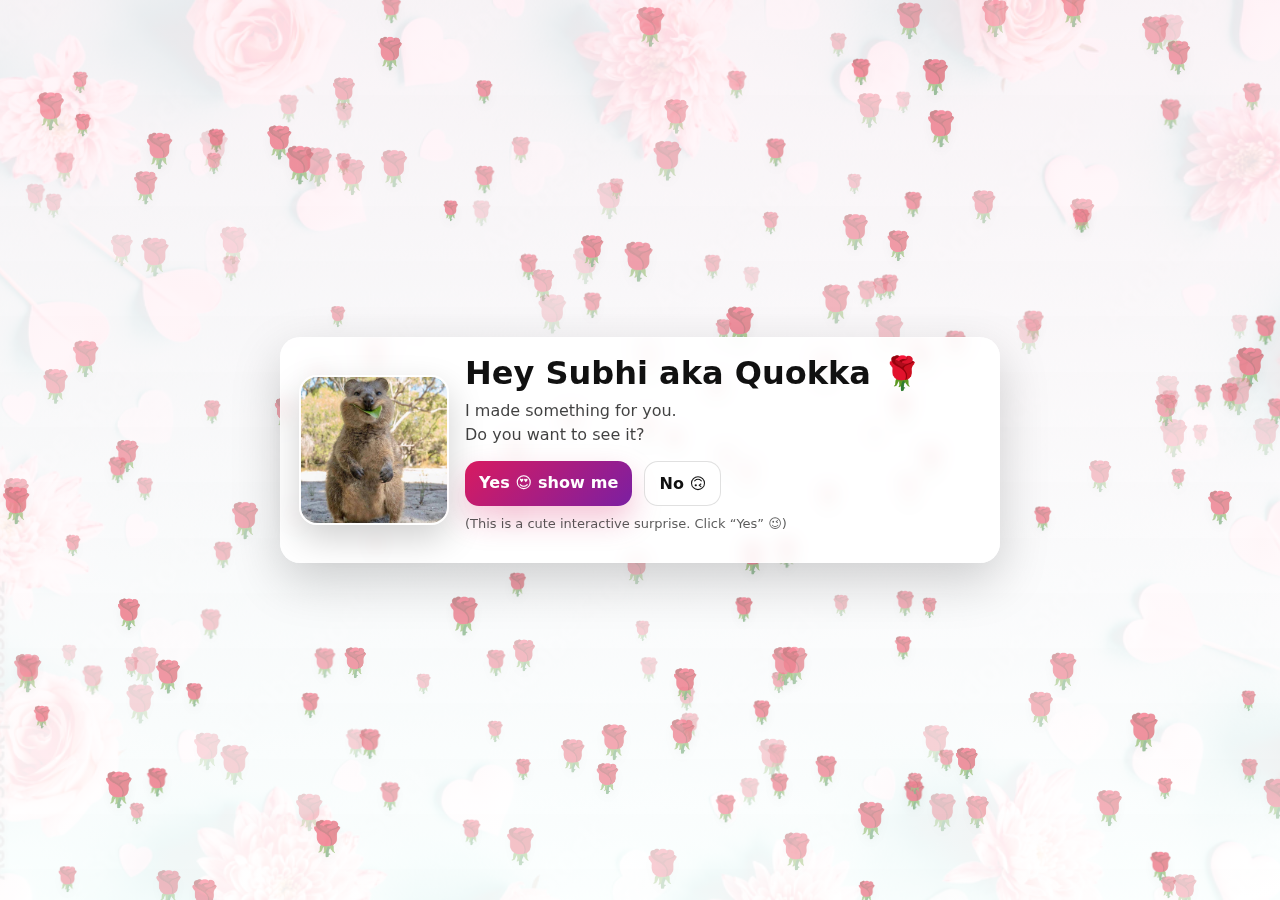
<file: index.html>
<!doctype html>
<html lang="en">
<head>
  <meta charset="utf-8"/>
  <meta name="viewport" content="width=device-width,initial-scale=1"/>
  <title>For You 🌹</title>
  <link rel="stylesheet" href="styles.css"/>
</head>
<body>
  <div id="rose-wall" aria-hidden="true"></div>

  <div class="entry-wrap">
    <div class="card entry-card">
      <img id="me-photo" class="portrait" src="assets/photos/me.jpg" alt="A cute photo of me (replace later)"/>
      <div>
        <h1 class="h1">Hey <span data-gf-name>my love</span> 🌹</h1>
        <p class="lead">
          I made something for you.
          <br/>
          Do you want to see it?
        </p>

        <div class="btnrow">
          <a class="btn btn-primary" href="gift.html">Yes 😍 show me</a>
          <a class="btn btn-ghost" href="no.html">No 🙃</a>
        </div>

        <p class="small" style="margin-top:10px;">
          (This is a cute interactive surprise. Click “Yes” 😉)
        </p>
      </div>
    </div>
  </div>

  <script src="content.js"></script>
  <script src="shared.js"></script>
  <script src="entry.js"></script>
</body>
</html>
</file>
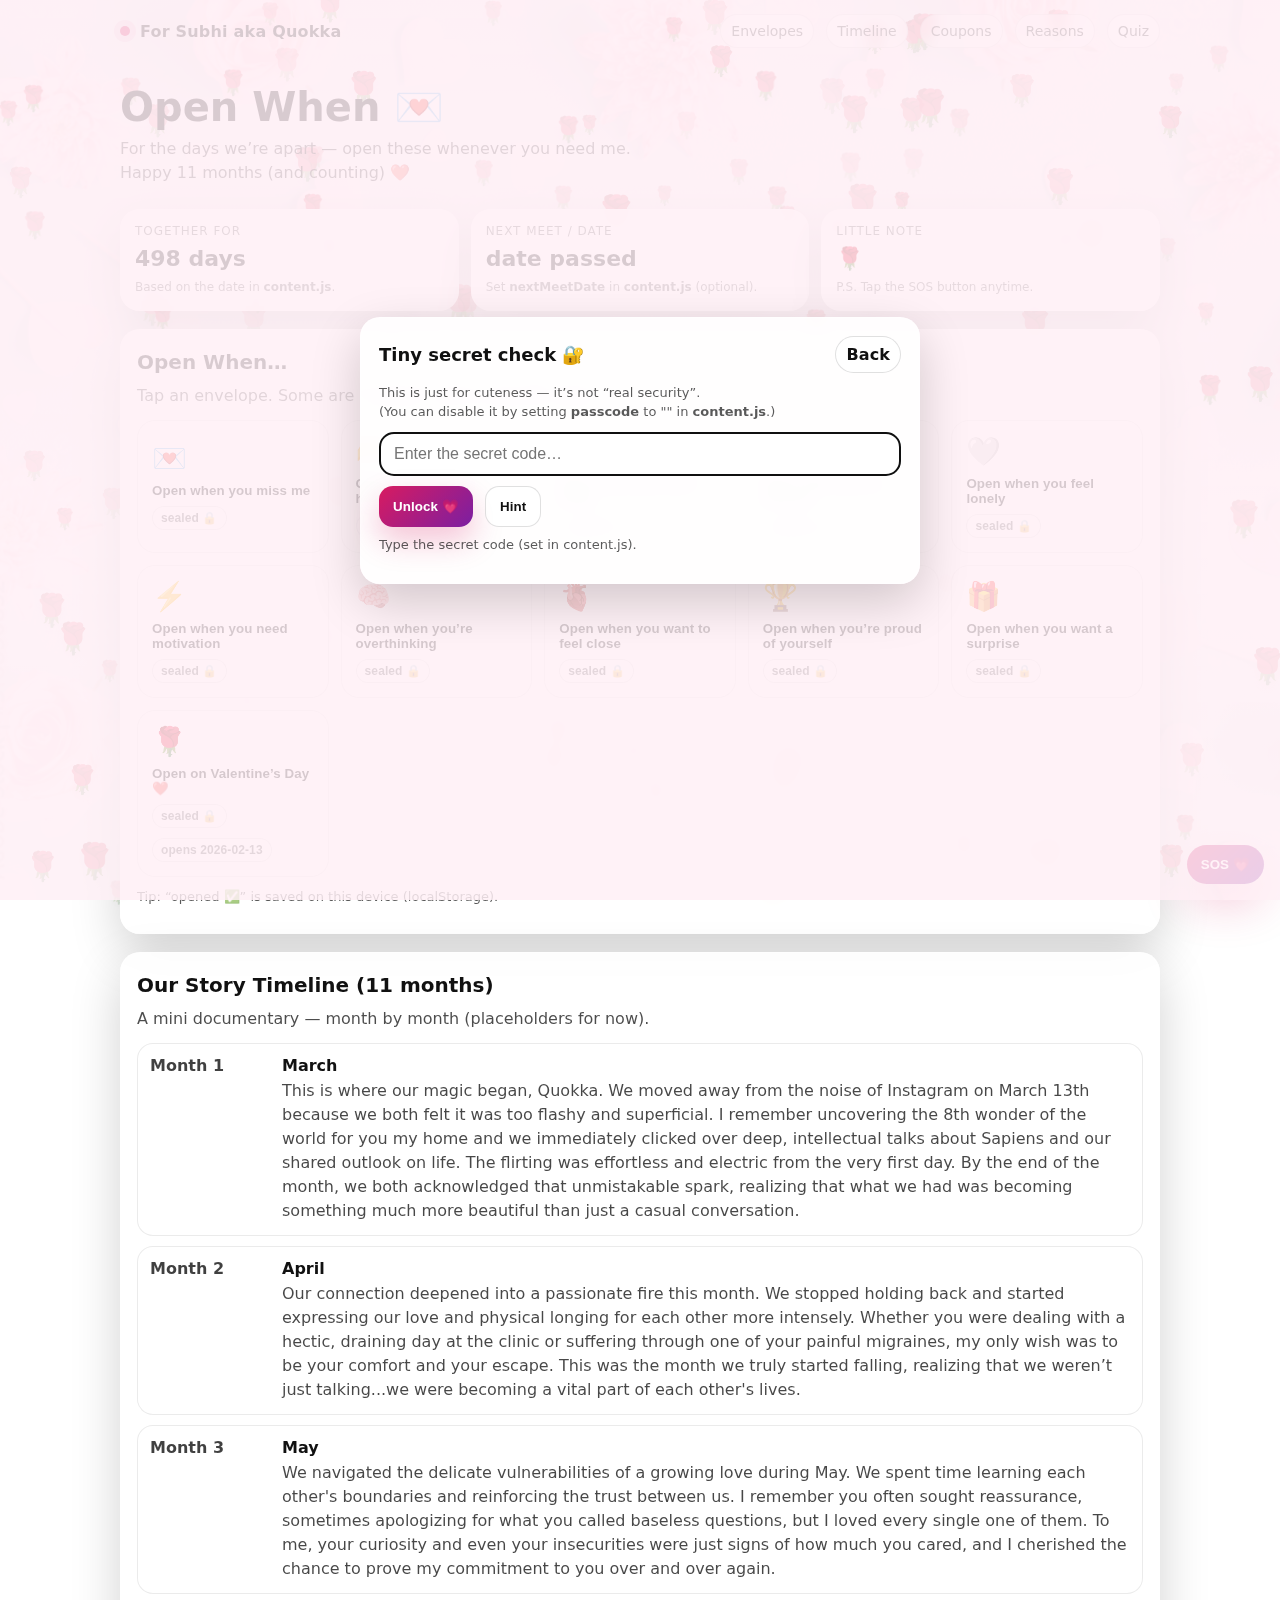
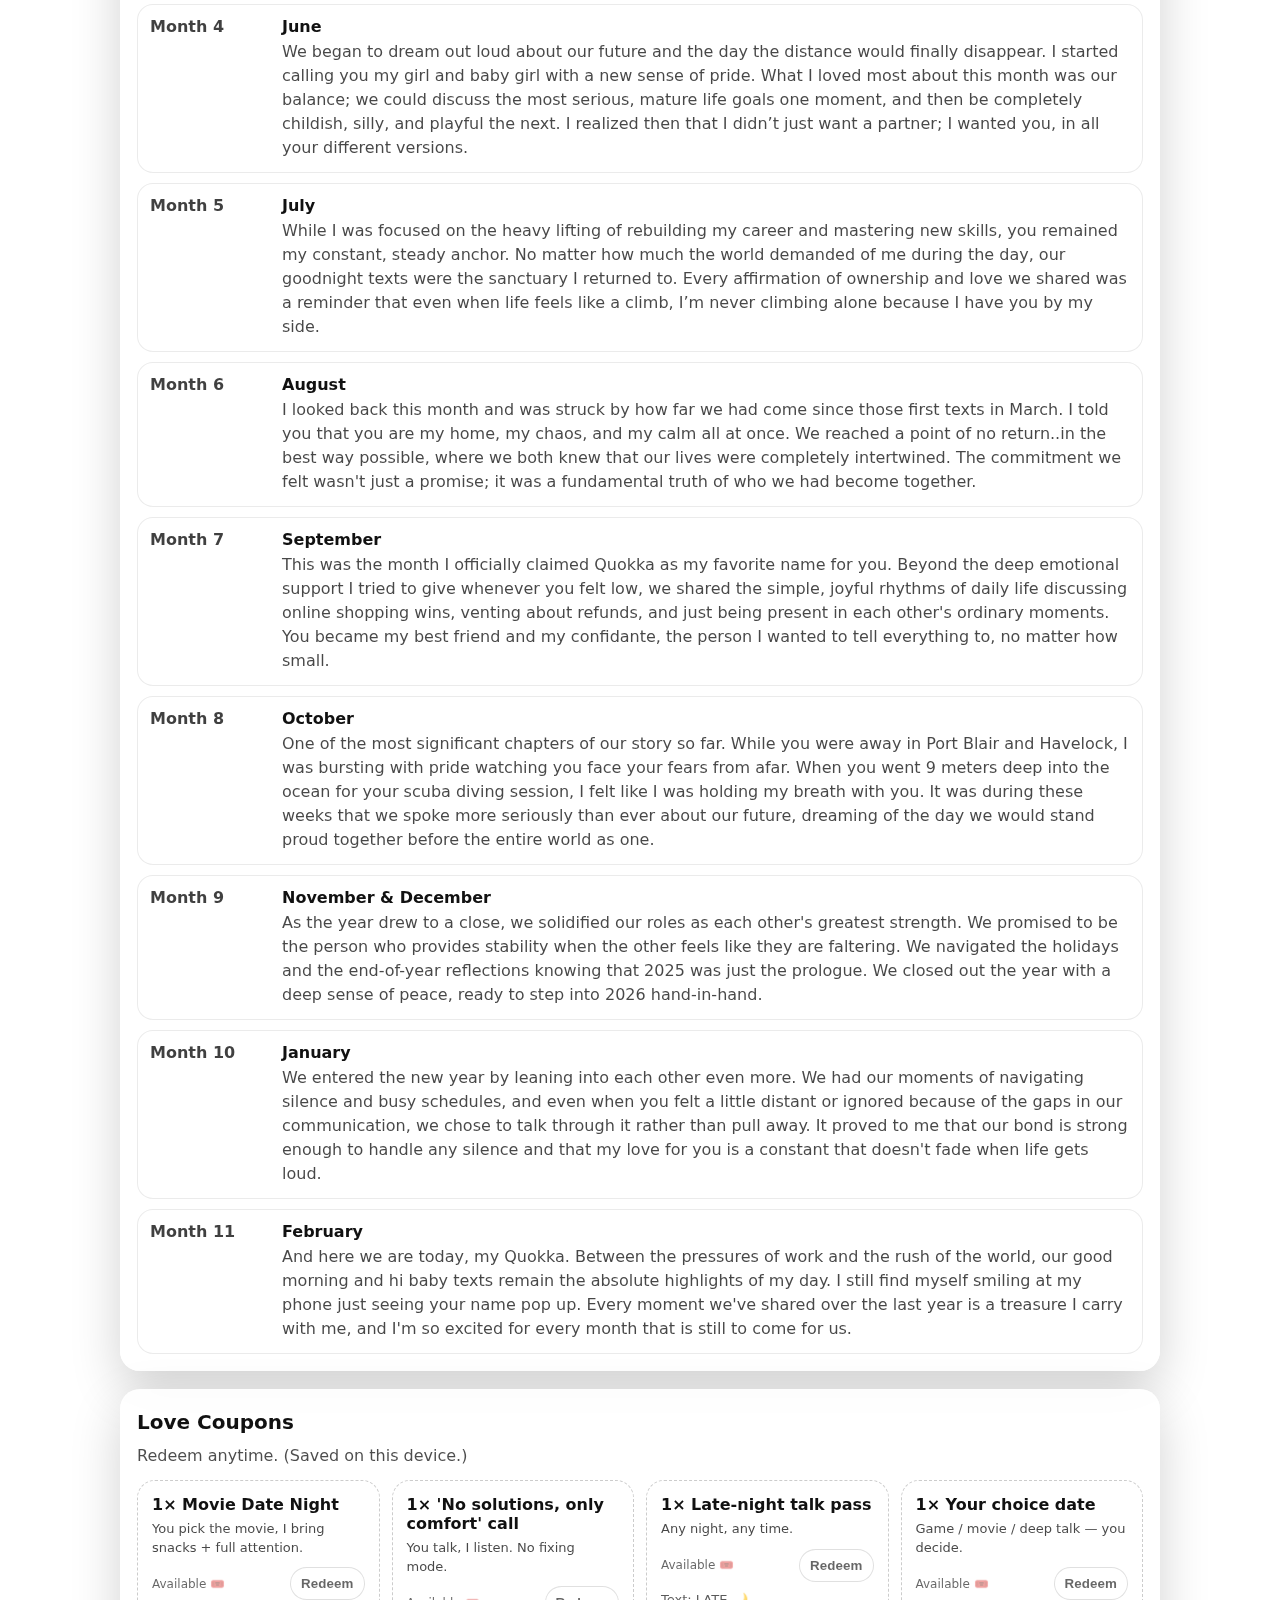
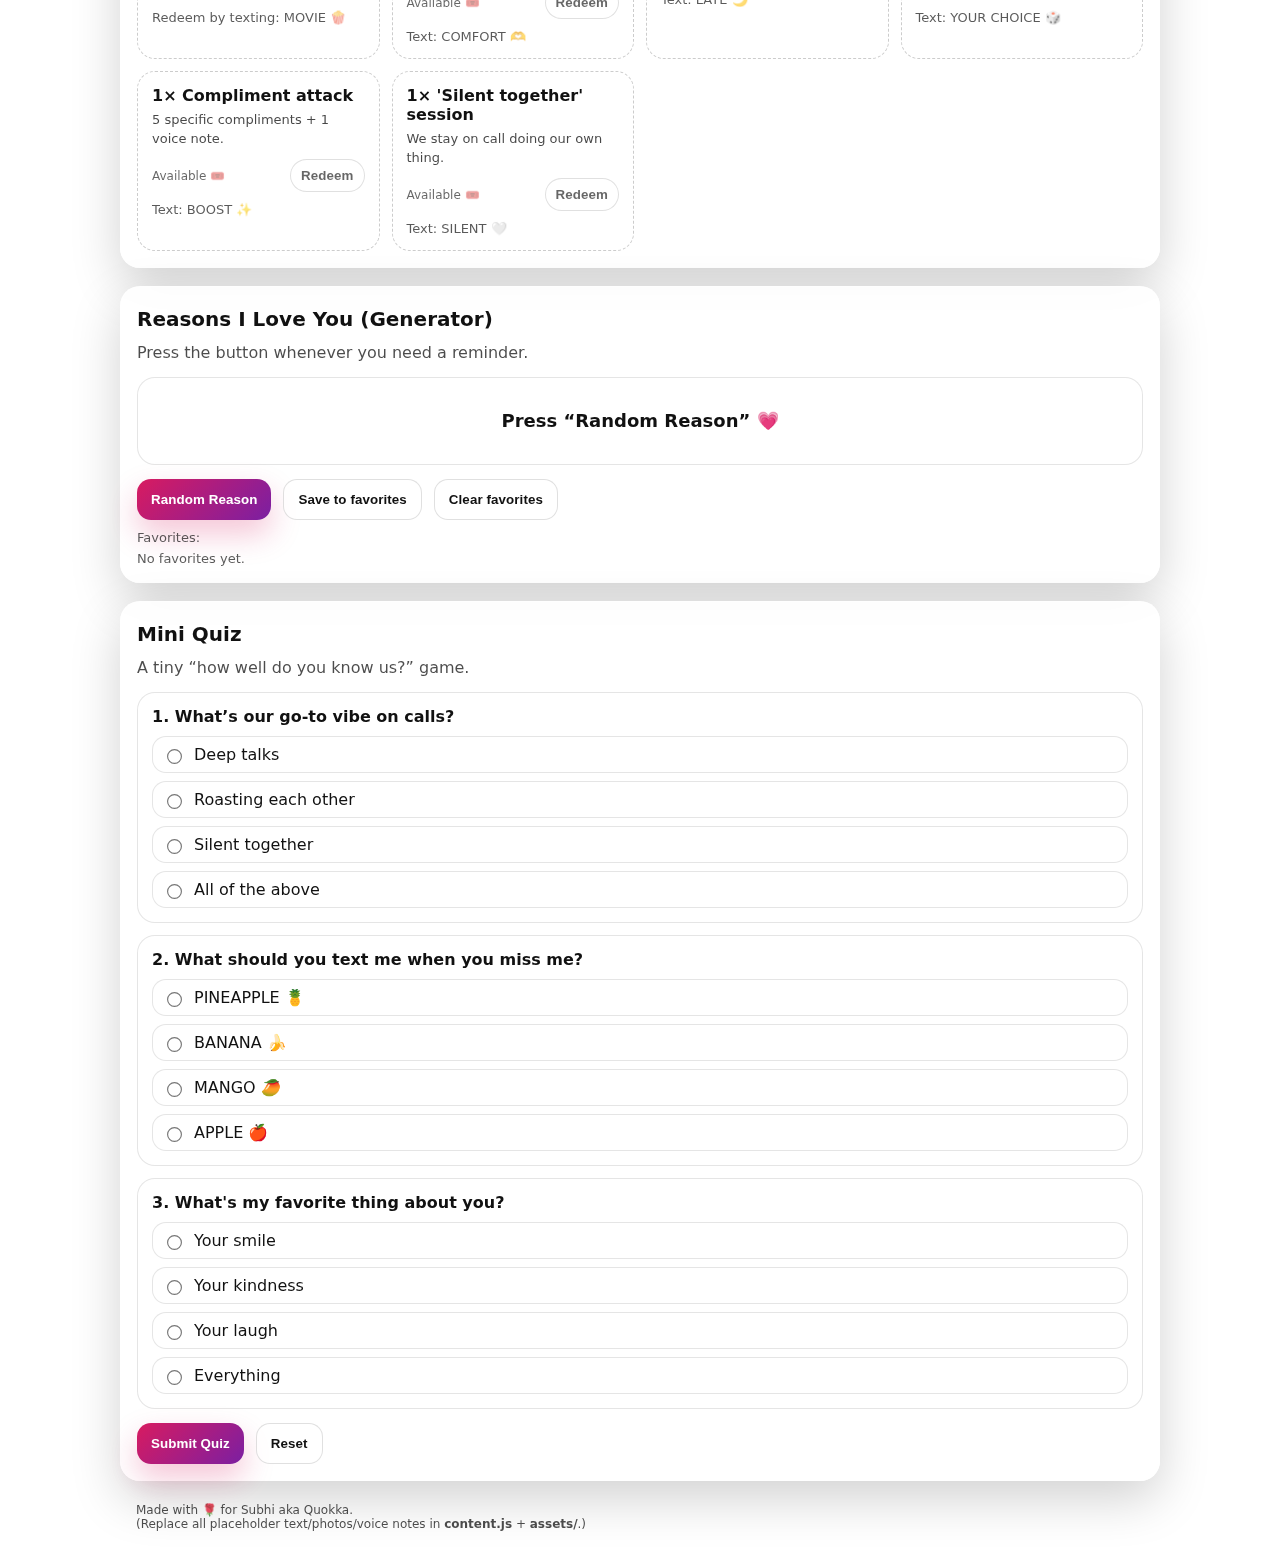
<file: gift.html>
<!doctype html>
<html lang="en">
<head>
  <meta charset="utf-8"/>
  <meta name="viewport" content="width=device-width,initial-scale=1"/>
  <title>Open When 💌</title>
  <link rel="stylesheet" href="styles.css"/>
</head>
<body>
  <div id="rose-wall" aria-hidden="true"></div>

  <!-- Passcode overlay (optional) -->
  <div id="lock" class="lock hidden">
    <div class="card">
      <div style="display:flex;align-items:center;justify-content:space-between;gap:12px;flex-wrap:wrap;">
        <div style="font-weight:900;font-size:18px;">Tiny secret check 🔐</div>
        <a class="btn btn-ghost" href="index.html" style="padding:8px 10px;border-radius:999px;">Back</a>
      </div>
      <p class="small" style="margin:10px 0 0; line-height:1.5;">
        This is just for cuteness — it’s not “real security”.
        <br/>
        (You can disable it by setting <b>passcode</b> to "" in <b>content.js</b>.)
      </p>
      <input id="passInput" placeholder="Enter the secret code…" />
      <div class="btnrow" style="margin-top:10px;">
        <button id="unlockBtn" class="btn btn-primary">Unlock 💗</button>
        <button id="hintBtn" class="btn btn-ghost">Hint</button>
      </div>
      <p id="lockMsg" class="small" style="margin-top:10px;"></p>
    </div>
  </div>

  <div class="container">
    <div class="topnav">
      <div class="brand"><span class="dot"></span><span>For <span id="gfNameTop">you</span></span></div>
      <div class="navlinks">
        <a href="#envelopes">Envelopes</a>
        <a href="#timeline">Timeline</a>
       
       
        <a href="#coupons">Coupons</a>
        <a href="#reasons">Reasons</a>
        <a href="#quiz">Quiz</a>
      </div>
    </div>

    <div class="hero">
      <h1>Open When 💌</h1>
      <p>
        For the days we’re apart — open these whenever you need me.
        <br/>
        Happy 11 months (and counting) ❤️
      </p>
    </div>

    <div class="stats">
      <div class="card stat">
        <div class="label">Together for</div>
        <div class="value" id="daysTogether">—</div>
        <div class="hint">Based on the date in <b>content.js</b>.</div>
      </div>
      <div class="card stat">
        <div class="label">Next meet / date</div>
        <div class="value" id="nextMeet">—</div>
        <div class="hint">Set <b>nextMeetDate</b> in <b>content.js</b> (optional).</div>
      </div>
      <div class="card stat">
        <div class="label">Little note</div>
        <div class="value" id="littleNote">🌹</div>
        <div class="hint">P.S. Tap the SOS button anytime.</div>
      </div>
    </div>

    <section id="envelopes" class="card section">
      <h2>Open When…</h2>
      <p class="sub">Tap an envelope. Some are “sealed” until a specific date.</p>
      <div id="grid" class="grid"></div>
      <p class="small" style="margin-top:12px;">
        Tip: “opened ✅” is saved on this device (localStorage).
      </p>
    </section>

    <section id="timeline" class="card section">
      <h2>Our Story Timeline (11 months)</h2>
      <p class="sub">A mini documentary — month by month (placeholders for now).</p>
      <div id="timelineList" class="timeline"></div>
    </section>

    

    <section id="coupons" class="card section">
      <h2>Love Coupons</h2>
      <p class="sub">Redeem anytime. (Saved on this device.)</p>
      <div id="couponGrid" class="coupons"></div>
    </section>

    <section id="reasons" class="card section">
      <h2>Reasons I Love You (Generator)</h2>
      <p class="sub">Press the button whenever you need a reminder.</p>
      <div id="reasonBox" class="reason-box">Press “Random Reason” 💗</div>
      <div class="btnrow">
        <button id="reasonBtn" class="btn btn-primary">Random Reason</button>
        <button id="saveReasonBtn" class="btn btn-ghost">Save to favorites</button>
        <button id="clearFavsBtn" class="btn btn-ghost">Clear favorites</button>
      </div>
      <div style="margin-top:10px;">
        <div class="small" style="margin-bottom:6px;">Favorites:</div>
        <div id="favList" class="favs"></div>
      </div>
    </section>

    <section id="quiz" class="card section">
      <h2>Mini Quiz</h2>
      <p class="sub">A tiny “how well do you know us?” game.</p>
      <div id="quizWrap" class="quiz"></div>
      <div class="btnrow">
        <button id="submitQuizBtn" class="btn btn-primary">Submit Quiz</button>
        <button id="resetQuizBtn" class="btn btn-ghost">Reset</button>
      </div>
      <div id="quizResult" class="result hidden" style="margin-top:12px;"></div>
    </section>

    <div class="footer container">
      Made with 🌹 for <span id="gfNameFoot">you</span>.
      <br/>
      (Replace all placeholder text/photos/voice notes in <b>content.js</b> + <b>assets/</b>.)
    </div>
  </div>

  <!-- Envelope / gallery modal -->
  <div id="modal" class="modal hidden" role="dialog" aria-modal="true" aria-label="Envelope">
    <div class="modal-card">
      <button id="closeBtn" class="close" aria-label="Close">×</button>
      <h3 id="mTitle">—</h3>
      <div id="mBody" class="body"></div>

      <div id="specialArea"></div>

      <div class="media">
        <img id="mPhoto" class="hidden" alt="Memory photo"/>
        <audio id="mAudio" class="hidden" controls></audio>
      </div>

      <div class="actions">
        <a id="mAction" class="btn btn-primary hidden" target="_blank" rel="noreferrer">Do this now</a>
        <button id="markUnopenedBtn" class="btn btn-ghost hidden">Mark unopened</button>
      </div>

      <p id="mMeta" class="small" style="margin-top:10px;"></p>
    </div>
  </div>

  <!-- SOS button -->
  <button id="sos" title="Open a comfort message">SOS 💗</button>

  <script src="content.js"></script>
  <script src="shared.js"></script>
  <script src="gift.js"></script>
</body>
</html>
</file>
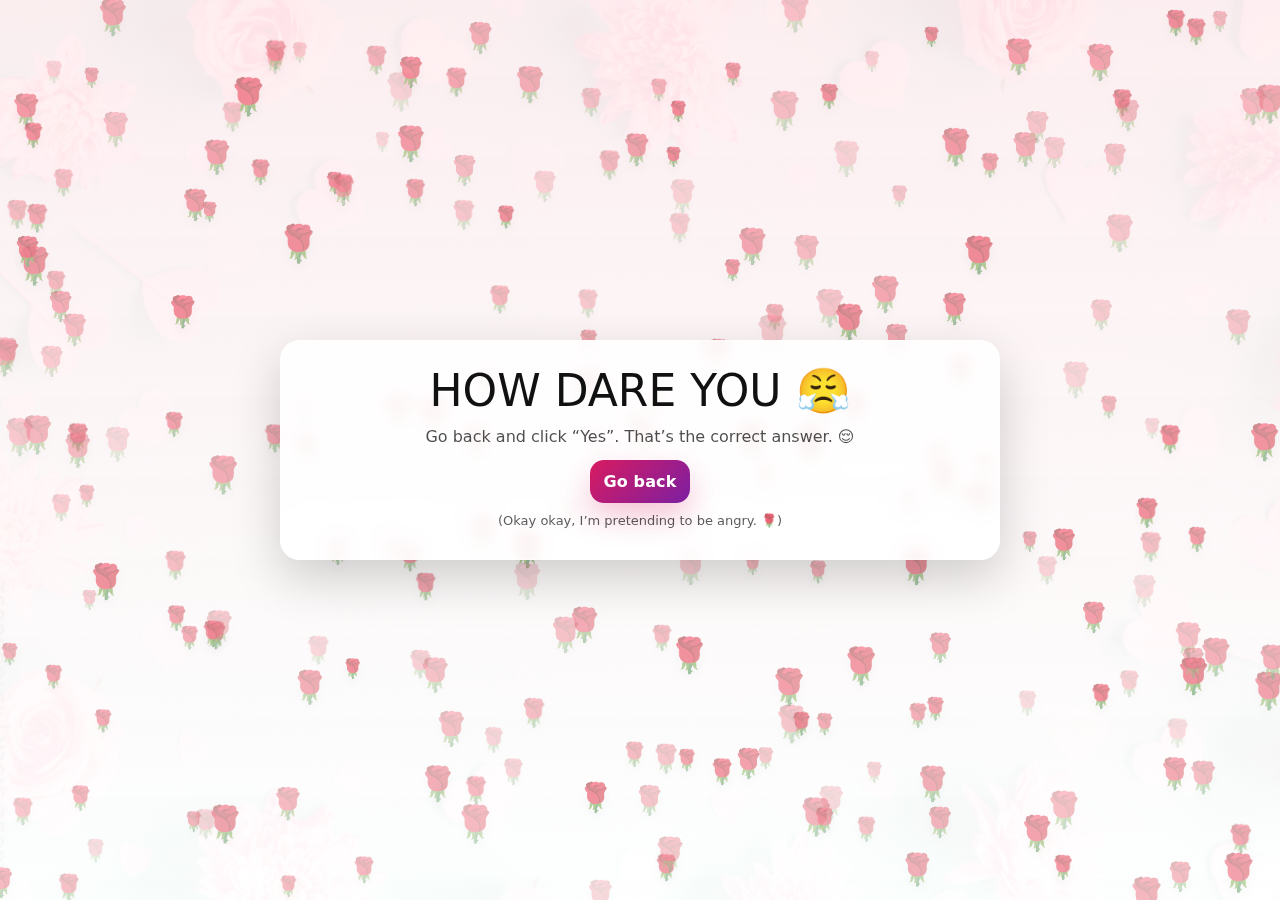
<file: no.html>
<!doctype html>
<html lang="en">
<head>
  <meta charset="utf-8"/>
  <meta name="viewport" content="width=device-width,initial-scale=1"/>
  <title>😤 How dare you</title>
  <link rel="stylesheet" href="styles.css"/>
  <style>
    body::before{ opacity: 0.25; filter: saturate(1.1) contrast(1.08) hue-rotate(-10deg); }
    body::after{ background: linear-gradient(180deg, rgba(255,235,238,0.82), rgba(255,255,255,0.88)); }
  </style>
</head>
<body>
  <div id="rose-wall" aria-hidden="true"></div>

  <div class="entry-wrap">
    <div class="card angry-card">
      <div class="angry-title">HOW DARE YOU 😤</div>
      <p class="angry-sub">Go back and click “Yes”. That’s the correct answer. 😌</p>
      <div class="btnrow" style="justify-content:center;">
        <a class="btn btn-primary" href="index.html">Go back</a>
      </div>
      <p class="small" style="margin-top:10px;">(Okay okay, I’m pretending to be angry. 🌹)</p>
    </div>
  </div>

  <script src="content.js"></script>
  <script src="shared.js"></script>
  <script>
    RoseWall.mount("rose-wall", 240);
    // personalize
    document.querySelectorAll("[data-gf-name]").forEach(s => s.textContent = (window.CONTENT?.girlfriendName || "my love"));
  </script>
</body>
</html>
</file>
<file: styles.css>
:root{
  --card-bg: rgba(255,255,255,0.88);
  --card-border: rgba(255,255,255,0.35);
  --text: #111;
  --muted: rgba(0,0,0,0.65);
  --accent: #d81b60;
  --accent2: #7b1fa2;
  --shadow: 0 18px 50px rgba(0,0,0,0.18);
  --radius: 20px;
  --maxw: 1040px;
}

*{ box-sizing: border-box; }
html,body{ height:100%; }
body{
  margin:0;
  font-family: system-ui,-apple-system,Segoe UI,Roboto,Arial,"Noto Sans",sans-serif;
  color: var(--text);
  background: #fff;
  overflow-x: hidden;
}

/* Background layer: roses image (replaceable) */
body::before{
  content:"";
  position: fixed;
  inset: 0;
  background-image: url("assets/photos/roses-bg.jpg");
  background-size: cover;
  background-position: center;
  filter: saturate(1.05) contrast(1.05);
  opacity: 0.35; /* base softness */
  z-index: -3;
}

/* Soft pink overlay */
body::after{
  content:"";
  position: fixed;
  inset: 0;
  background: linear-gradient(180deg, rgba(255,240,245,0.72), rgba(255,255,255,0.82));
  z-index: -2;
}

/* Rose emoji wall (JS generates emojis here) */
#rose-wall{
  position: fixed;
  inset: 0;
  pointer-events: none;
  z-index: -1;
  opacity: 0.52;
}
.rose{
  position:absolute;
  font-size: 28px;
  transform: translate(-50%,-50%);
  filter: drop-shadow(0 6px 6px rgba(0,0,0,0.08));
  animation: float 6s ease-in-out infinite;
}
@keyframes float{
  0%,100%{ transform: translate(-50%,-50%) rotate(-4deg); }
  50%{ transform: translate(-50%,-54%) rotate(4deg); }
}

@media (prefers-reduced-motion: reduce){
  .rose{ animation:none; }
}

/* Shared layout */
.container{
  width: min(var(--maxw), calc(100% - 32px));
  margin: 0 auto;
}

.topnav{
  display:flex;
  align-items:center;
  justify-content: space-between;
  gap: 12px;
  padding: 14px 0;
}
.brand{
  display:flex;
  align-items:center;
  gap: 10px;
  font-weight: 800;
  letter-spacing: 0.2px;
}
.brand .dot{
  width: 10px;
  height: 10px;
  border-radius: 999px;
  background: var(--accent);
  box-shadow: 0 0 0 6px rgba(216,27,96,0.15);
}

.navlinks{
  display:flex;
  gap: 12px;
  flex-wrap: wrap;
  justify-content: flex-end;
}
.navlinks a{
  text-decoration: none;
  color: rgba(0,0,0,0.75);
  padding: 8px 10px;
  border-radius: 999px;
  border: 1px solid rgba(0,0,0,0.08);
  background: rgba(255,255,255,0.55);
  backdrop-filter: blur(6px);
  font-size: 14px;
}
.navlinks a:hover{
  border-color: rgba(216,27,96,0.35);
  color: rgba(0,0,0,0.9);
}

.card{
  background: var(--card-bg);
  border: 1px solid var(--card-border);
  border-radius: var(--radius);
  box-shadow: var(--shadow);
  backdrop-filter: blur(8px);
}

.btnrow{
  display:flex;
  gap: 12px;
  flex-wrap: wrap;
  margin-top: 14px;
}

button, .btn{
  border: none;
  cursor: pointer;
  border-radius: 14px;
  padding: 12px 14px;
  font-weight: 650;
  letter-spacing: 0.1px;
}
.btn{
  display:inline-block;
  text-decoration: none;
  color: inherit;
}
.btn-primary{
  background: linear-gradient(135deg, var(--accent), var(--accent2));
  color: white;
  box-shadow: 0 14px 30px rgba(216,27,96,0.25);
}
.btn-primary:hover{ filter: brightness(1.02); }
.btn-ghost{
  background: rgba(255,255,255,0.7);
  border: 1px solid rgba(0,0,0,0.12);
}
.btn-ghost:hover{ border-color: rgba(216,27,96,0.35); }

.small{
  font-size: 13px;
  color: rgba(0,0,0,0.65);
}

/* Footer */
.footer{
  opacity: 0.75;
  font-size: 12px;
  padding: 22px 0 30px;
}

/* Entry page layout */
.entry-wrap{
  min-height: 100vh;
  display:flex;
  align-items:center;
  justify-content:center;
  padding: 24px 0;
}
.entry-card{
  width: min(720px, calc(100% - 32px));
  padding: 18px;
  display:grid;
  grid-template-columns: 150px 1fr;
  gap: 16px;
  align-items:center;
}
@media (max-width: 560px){
  .entry-card{ grid-template-columns: 1fr; text-align:center; }
  .btnrow{ justify-content:center; }
}

.portrait{
  width: 150px; height: 150px;
  border-radius: 18px;
  object-fit: cover;
  border: 2px solid rgba(255,255,255,0.55);
  box-shadow: 0 14px 35px rgba(0,0,0,0.18);
}
.h1{
  margin: 0 0 8px;
  font-size: clamp(22px, 4vw, 32px);
  line-height: 1.1;
}
.lead{
  margin: 0;
  color: rgba(0,0,0,0.75);
  line-height: 1.5;
}

/* Angry page */
.angry-card{
  padding: 18px;
  width: min(720px, calc(100% - 32px));
  text-align: center;
}
.angry-title{
  font-size: clamp(28px, 5vw, 44px);
  margin: 6px 0 10px;
}
.angry-sub{
  margin: 0 0 14px;
  color: rgba(0,0,0,0.7);
}

/* Gift page sections */
.hero{
  padding: 12px 0 10px;
}
.hero h1{
  margin: 10px 0 6px;
  font-size: clamp(26px, 4.2vw, 40px);
}
.hero p{
  margin: 0;
  color: rgba(0,0,0,0.72);
  line-height: 1.5;
}

.stats{
  display:grid;
  grid-template-columns: repeat(3, minmax(0, 1fr));
  gap: 12px;
  margin: 14px 0 16px;
}
@media (max-width: 740px){
  .stats{ grid-template-columns: 1fr; }
}
.stat{
  padding: 14px;
}
.stat .label{
  font-size: 12px;
  color: rgba(0,0,0,0.6);
  text-transform: uppercase;
  letter-spacing: 0.08em;
}
.stat .value{
  font-size: 22px;
  font-weight: 800;
  margin-top: 8px;
}
.stat .hint{
  font-size: 12px;
  color: rgba(0,0,0,0.6);
  margin-top: 8px;
  line-height: 1.4;
}

.section{
  margin: 18px 0 0;
  padding: 16px;
}
.section h2{
  margin: 4px 0 10px;
  font-size: 20px;
}
.section .sub{
  margin: 0 0 12px;
  color: rgba(0,0,0,0.7);
  line-height: 1.5;
}

/* Envelopes grid */
.grid{
  display:grid;
  grid-template-columns: repeat(auto-fit, minmax(190px, 1fr));
  gap: 12px;
}
.env{
  padding: 14px;
  text-align:left;
  background: rgba(255,255,255,0.75);
  border: 1px solid rgba(0,0,0,0.08);
  border-radius: 18px;
  cursor:pointer;
  transition: transform 0.15s ease, border-color 0.15s ease;
}
.env:hover{
  transform: translateY(-2px);
  border-color: rgba(216,27,96,0.35);
}
.env .emoji{ font-size: 28px; }
.env .title{ font-weight: 800; margin-top: 8px; }
.env .meta{ margin-top: 8px; font-size: 12px; color: rgba(0,0,0,0.65); display:flex; gap: 10px; flex-wrap: wrap; }
.pill{
  display:inline-flex;
  align-items:center;
  gap: 6px;
  padding: 4px 8px;
  border-radius: 999px;
  border: 1px solid rgba(0,0,0,0.10);
  background: rgba(255,255,255,0.65);
}

/* Modal */
.modal{
  position: fixed;
  inset: 0;
  background: rgba(0,0,0,0.58);
  display:flex;
  align-items:center;
  justify-content:center;
  padding: 18px;
  z-index: 50;
}
.hidden{ display:none !important; }
.modal-card{
  width: min(820px, 100%);
  max-height: min(86vh, 900px);
  overflow:auto;
  background: rgba(255,255,255,0.96);
  border-radius: 18px;
  padding: 18px;
  position: relative;
  border: 1px solid rgba(255,255,255,0.35);
  box-shadow: 0 20px 70px rgba(0,0,0,0.25);
}
.close{
  position: sticky;
  top: 0;
  float:right;
  border:none;
  background: transparent;
  font-size: 26px;
  cursor:pointer;
  line-height: 1;
}
.modal h3{
  margin: 6px 0 10px;
  font-size: 22px;
}
.modal .body p{
  margin: 10px 0;
  line-height: 1.65;
}
.modal .media{
  margin-top: 12px;
  display:grid;
  grid-template-columns: 1fr;
  gap: 10px;
}
.modal img{
  width: 100%;
  border-radius: 16px;
  border: 1px solid rgba(0,0,0,0.08);
}
.modal audio{
  width: 100%;
}
.modal .actions{
  margin-top: 12px;
  display:flex;
  gap: 10px;
  flex-wrap: wrap;
  align-items: center;
}

/* Passcode overlay (cute, not secure) */
.lock{
  position: fixed;
  inset: 0;
  background: rgba(255,240,245,0.84);
  display:flex;
  align-items:center;
  justify-content:center;
  padding: 18px;
  z-index: 80;
}
.lock .card{
  width: min(560px, 100%);
  padding: 18px;
}
.lock input{
  width: 100%;
  padding: 12px 14px;
  border-radius: 14px;
  border: 1px solid rgba(0,0,0,0.14);
  margin-top: 10px;
  font-size: 16px;
}

/* Extras */
.timeline{
  display:grid;
  gap: 10px;
}
.timeline-item{
  display:grid;
  grid-template-columns: 120px 1fr;
  gap: 12px;
  padding: 12px;
  border-radius: 16px;
  border: 1px solid rgba(0,0,0,0.08);
  background: rgba(255,255,255,0.72);
}
@media (max-width: 640px){
  .timeline-item{ grid-template-columns: 1fr; }
}
.timeline-date{
  font-weight: 800;
  color: rgba(0,0,0,0.75);
}
.timeline-title{ font-weight: 800; margin-bottom: 4px; }
.timeline-note{ color: rgba(0,0,0,0.72); line-height: 1.5; }

.gallery{
  display:grid;
  grid-template-columns: repeat(auto-fit, minmax(170px, 1fr));
  gap: 12px;
}
.gcard{
  padding: 10px;
  border-radius: 16px;
  border: 1px solid rgba(0,0,0,0.08);
  background: rgba(255,255,255,0.70);
  cursor:pointer;
}
.gcard img{
  width: 100%;
  border-radius: 14px;
  border: 1px solid rgba(0,0,0,0.08);
}
.gcap{
  margin-top: 8px;
  font-size: 13px;
  color: rgba(0,0,0,0.7);
}

.playlist{
  display:grid;
  gap: 10px;
}
.song{
  padding: 12px;
  border-radius: 16px;
  border: 1px solid rgba(0,0,0,0.08);
  background: rgba(255,255,255,0.72);
}
.song .top{
  display:flex;
  justify-content: space-between;
  gap: 12px;
  flex-wrap: wrap;
  align-items: center;
}
.song .title{
  font-weight: 900;
}
.song a{
  text-decoration:none;
  font-size: 13px;
  color: rgba(0,0,0,0.75);
  border: 1px solid rgba(0,0,0,0.10);
  background: rgba(255,255,255,0.65);
  padding: 6px 10px;
  border-radius: 999px;
}
.song a:hover{ border-color: rgba(216,27,96,0.35); }

.coupons{
  display:grid;
  grid-template-columns: repeat(auto-fit, minmax(220px, 1fr));
  gap: 12px;
}
.coupon{
  padding: 14px;
  border-radius: 18px;
  border: 1px dashed rgba(0,0,0,0.20);
  background: rgba(255,255,255,0.70);
}
.coupon .ctitle{ font-weight: 900; }
.coupon .cdesc{ margin-top: 6px; color: rgba(0,0,0,0.72); line-height: 1.45; font-size: 13px; }
.coupon .cmeta{ margin-top: 10px; display:flex; justify-content: space-between; gap: 10px; align-items: center; font-size: 12px; color: rgba(0,0,0,0.6); }
.coupon .redeemed{ color: rgba(0,0,0,0.70); font-weight: 900; }

.reasons{
  display:grid;
  gap: 10px;
}
.reason-box{
  padding: 14px;
  border-radius: 18px;
  border: 1px solid rgba(0,0,0,0.10);
  background: rgba(255,255,255,0.72);
  min-height: 88px;
  display:flex;
  align-items:center;
  justify-content:center;
  text-align:center;
  font-size: 18px;
  font-weight: 800;
  line-height: 1.35;
}
.favs{
  display:flex;
  gap: 10px;
  flex-wrap: wrap;
}
.fav{
  padding: 8px 10px;
  border-radius: 999px;
  border: 1px solid rgba(0,0,0,0.10);
  background: rgba(255,255,255,0.65);
  font-size: 13px;
}

.quiz{
  display:grid;
  gap: 12px;
}
.qcard{
  padding: 14px;
  border-radius: 18px;
  border: 1px solid rgba(0,0,0,0.10);
  background: rgba(255,255,255,0.72);
}
.qcard .q{
  font-weight: 900;
}
.qopts{
  margin-top: 10px;
  display:grid;
  gap: 8px;
}
.qopts label{
  display:flex;
  gap: 10px;
  align-items:center;
  padding: 8px 10px;
  border-radius: 14px;
  border: 1px solid rgba(0,0,0,0.10);
  background: rgba(255,255,255,0.65);
  cursor:pointer;
}
.qopts input{ transform: scale(1.15); }

.result{
  padding: 14px;
  border-radius: 18px;
  border: 1px solid rgba(0,0,0,0.10);
  background: rgba(255,255,255,0.72);
  font-weight: 900;
}

/* SOS floating button */
#sos{
  position: fixed;
  right: 16px;
  bottom: 16px;
  z-index: 60;
  border-radius: 999px;
  padding: 12px 14px;
  background: linear-gradient(135deg, var(--accent), var(--accent2));
  color: white;
  font-weight: 900;
  box-shadow: 0 18px 45px rgba(216,27,96,0.25);
}
#sos:hover{ filter: brightness(1.03); }
</file>
